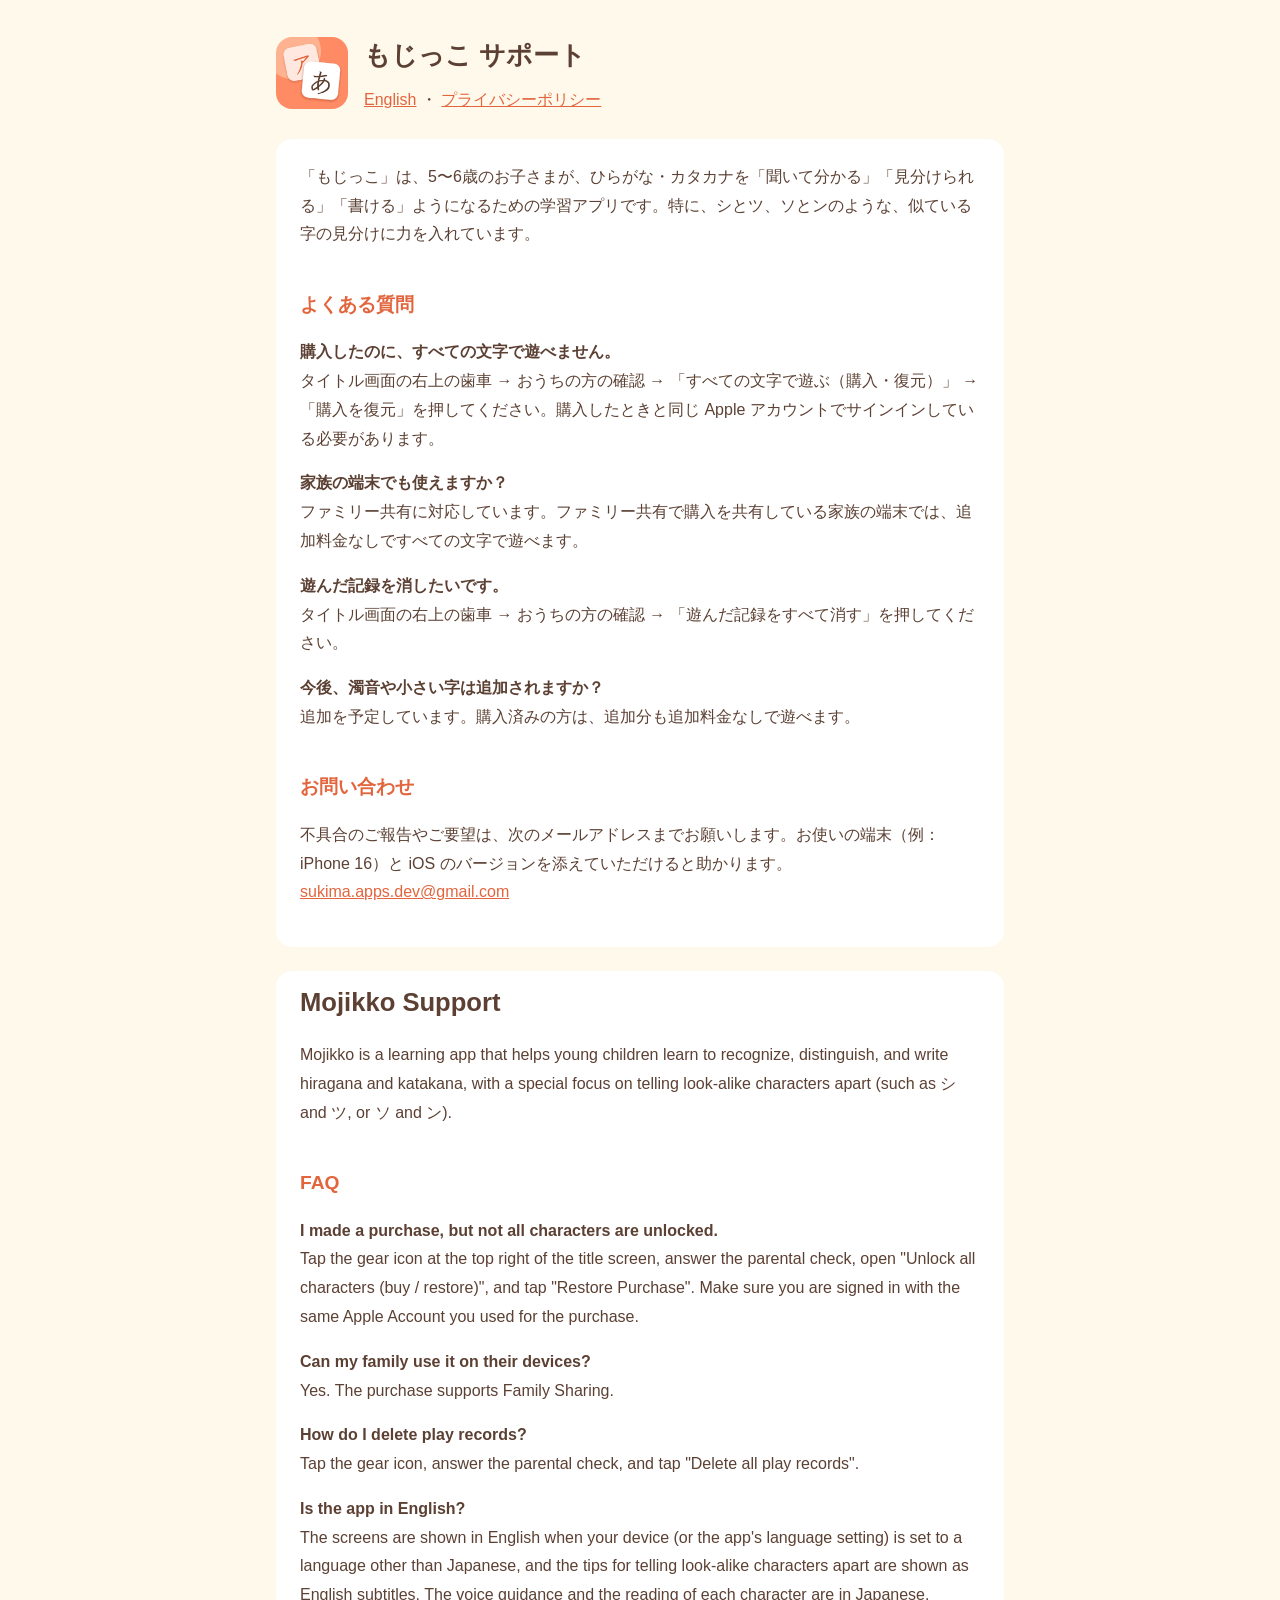
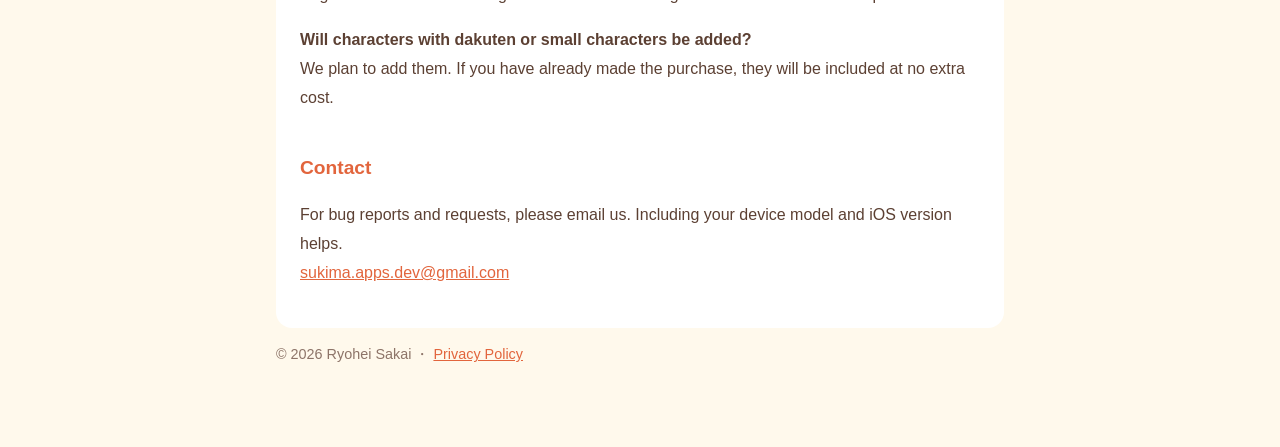
<file: index.html>
<!doctype html>
<html lang="ja">
<head>
<meta charset="utf-8">
<meta name="viewport" content="width=device-width, initial-scale=1">
<title>もじっこ サポート / Support</title>
<link rel="stylesheet" href="style.css">
</head>
<body>
<main>
<header>
  <img src="icon.png" alt="もじっこのアイコン">
  <div>
    <h1>もじっこ サポート</h1>
    <nav><a href="#en">English</a> ・ <a href="privacy.html">プライバシーポリシー</a></nav>
  </div>
</header>

<section class="lang" lang="ja">
<p>「もじっこ」は、5〜6歳のお子さまが、ひらがな・カタカナを「聞いて分かる」「見分けられる」「書ける」ようになるための学習アプリです。特に、シとツ、ソとンのような、似ている字の見分けに力を入れています。</p>

<h2>よくある質問</h2>
<p><strong>購入したのに、すべての文字で遊べません。</strong><br>
タイトル画面の右上の歯車 → おうちの方の確認 → 「すべての文字で遊ぶ（購入・復元）」 → 「購入を復元」を押してください。購入したときと同じ Apple アカウントでサインインしている必要があります。</p>
<p><strong>家族の端末でも使えますか？</strong><br>
ファミリー共有に対応しています。ファミリー共有で購入を共有している家族の端末では、追加料金なしですべての文字で遊べます。</p>
<p><strong>遊んだ記録を消したいです。</strong><br>
タイトル画面の右上の歯車 → おうちの方の確認 → 「遊んだ記録をすべて消す」を押してください。</p>
<p><strong>今後、濁音や小さい字は追加されますか？</strong><br>
追加を予定しています。購入済みの方は、追加分も追加料金なしで遊べます。</p>

<h2>お問い合わせ</h2>
<p>不具合のご報告やご要望は、次のメールアドレスまでお願いします。お使いの端末（例：iPhone 16）と iOS のバージョンを添えていただけると助かります。<br>
<a href="mailto:sukima.apps.dev@gmail.com">sukima.apps.dev@gmail.com</a></p>
</section>

<section class="lang" lang="en" id="en">
<h1>Mojikko Support</h1>
<p>Mojikko is a learning app that helps young children learn to recognize, distinguish, and write hiragana and katakana, with a special focus on telling look-alike characters apart (such as シ and ツ, or ソ and ン).</p>

<h2>FAQ</h2>
<p><strong>I made a purchase, but not all characters are unlocked.</strong><br>
Tap the gear icon at the top right of the title screen, answer the parental check, open "Unlock all characters (buy / restore)", and tap "Restore Purchase". Make sure you are signed in with the same Apple Account you used for the purchase.</p>
<p><strong>Can my family use it on their devices?</strong><br>
Yes. The purchase supports Family Sharing.</p>
<p><strong>How do I delete play records?</strong><br>
Tap the gear icon, answer the parental check, and tap "Delete all play records".</p>
<p><strong>Is the app in English?</strong><br>
The screens are shown in English when your device (or the app's language setting) is set to a language other than Japanese, and the tips for telling look-alike characters apart are shown as English subtitles. The voice guidance and the reading of each character are in Japanese.</p>
<p><strong>Will characters with dakuten or small characters be added?</strong><br>
We plan to add them. If you have already made the purchase, they will be included at no extra cost.</p>

<h2>Contact</h2>
<p>For bug reports and requests, please email us. Including your device model and iOS version helps.<br>
<a href="mailto:sukima.apps.dev@gmail.com">sukima.apps.dev@gmail.com</a></p>
</section>

<footer><p>© 2026 Ryohei Sakai ・ <a href="privacy.html">Privacy Policy</a></p></footer>
</main>
</body>
</html>
</file>
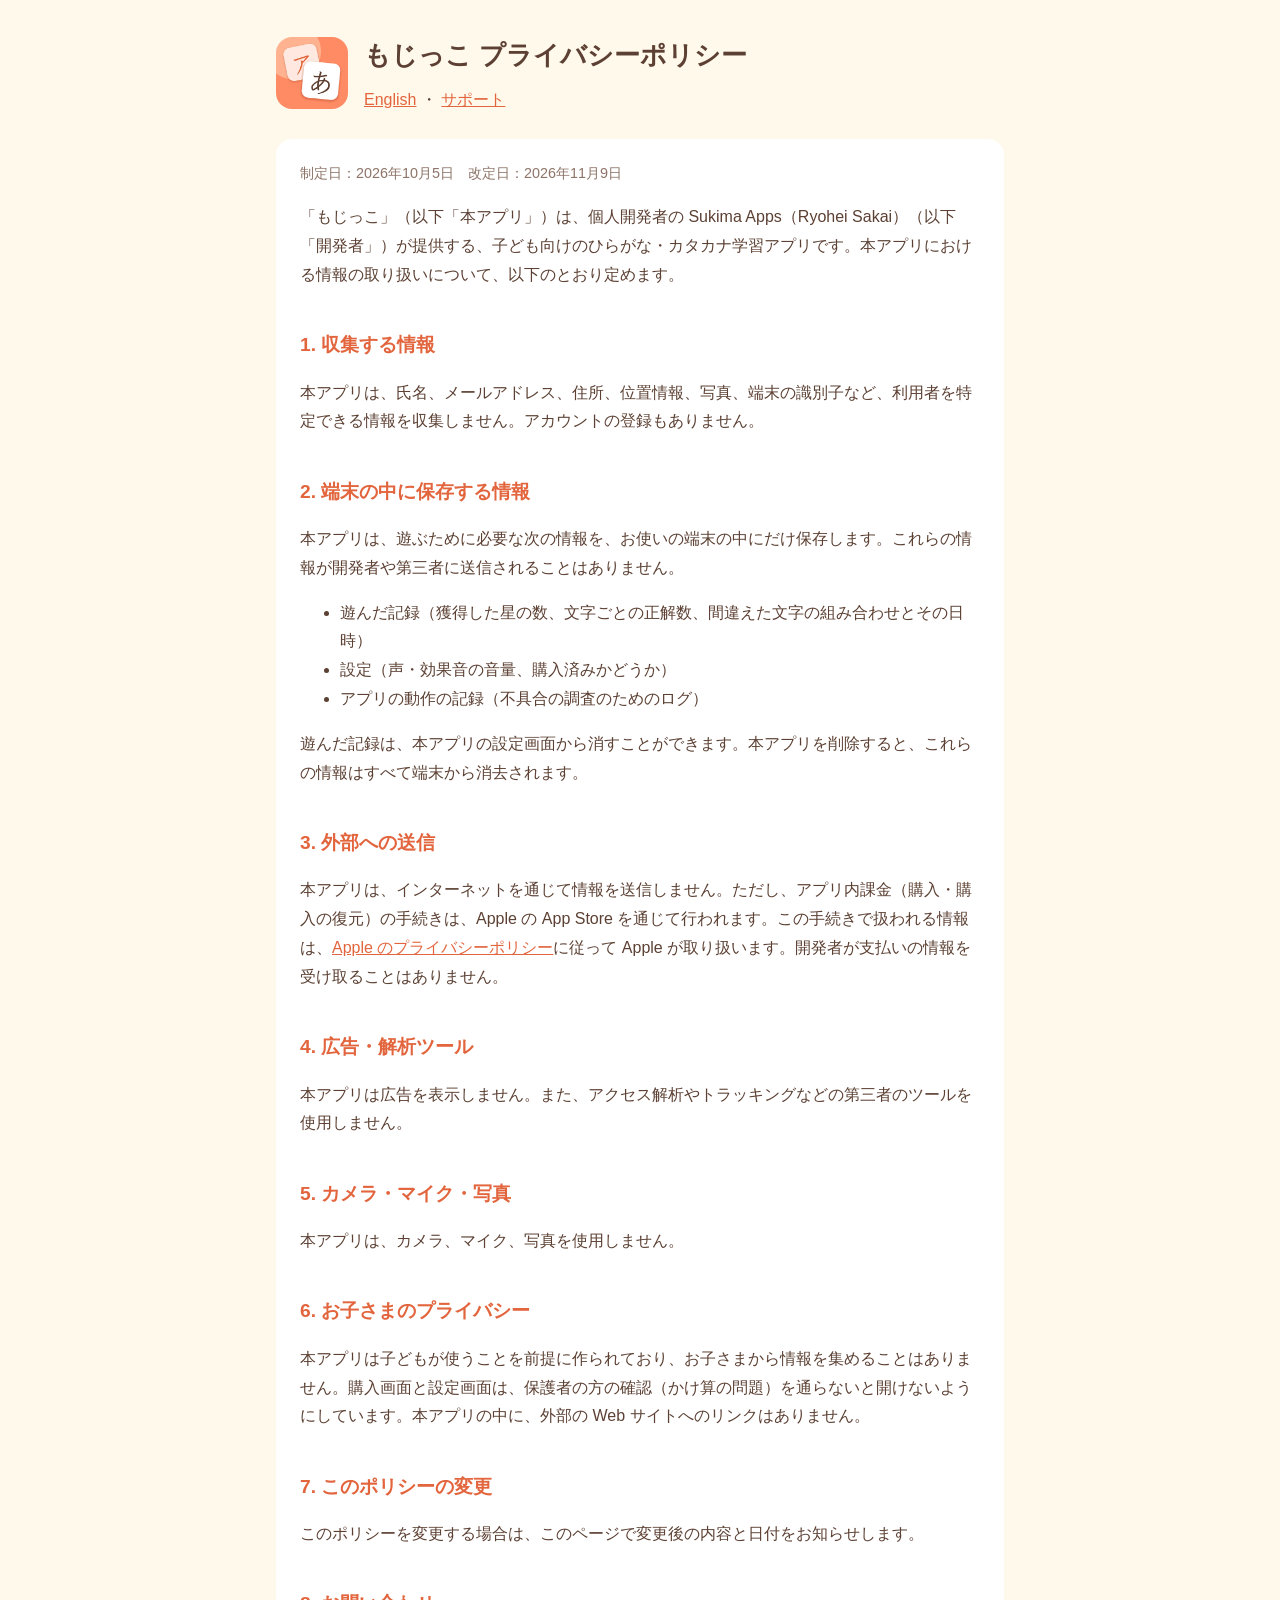
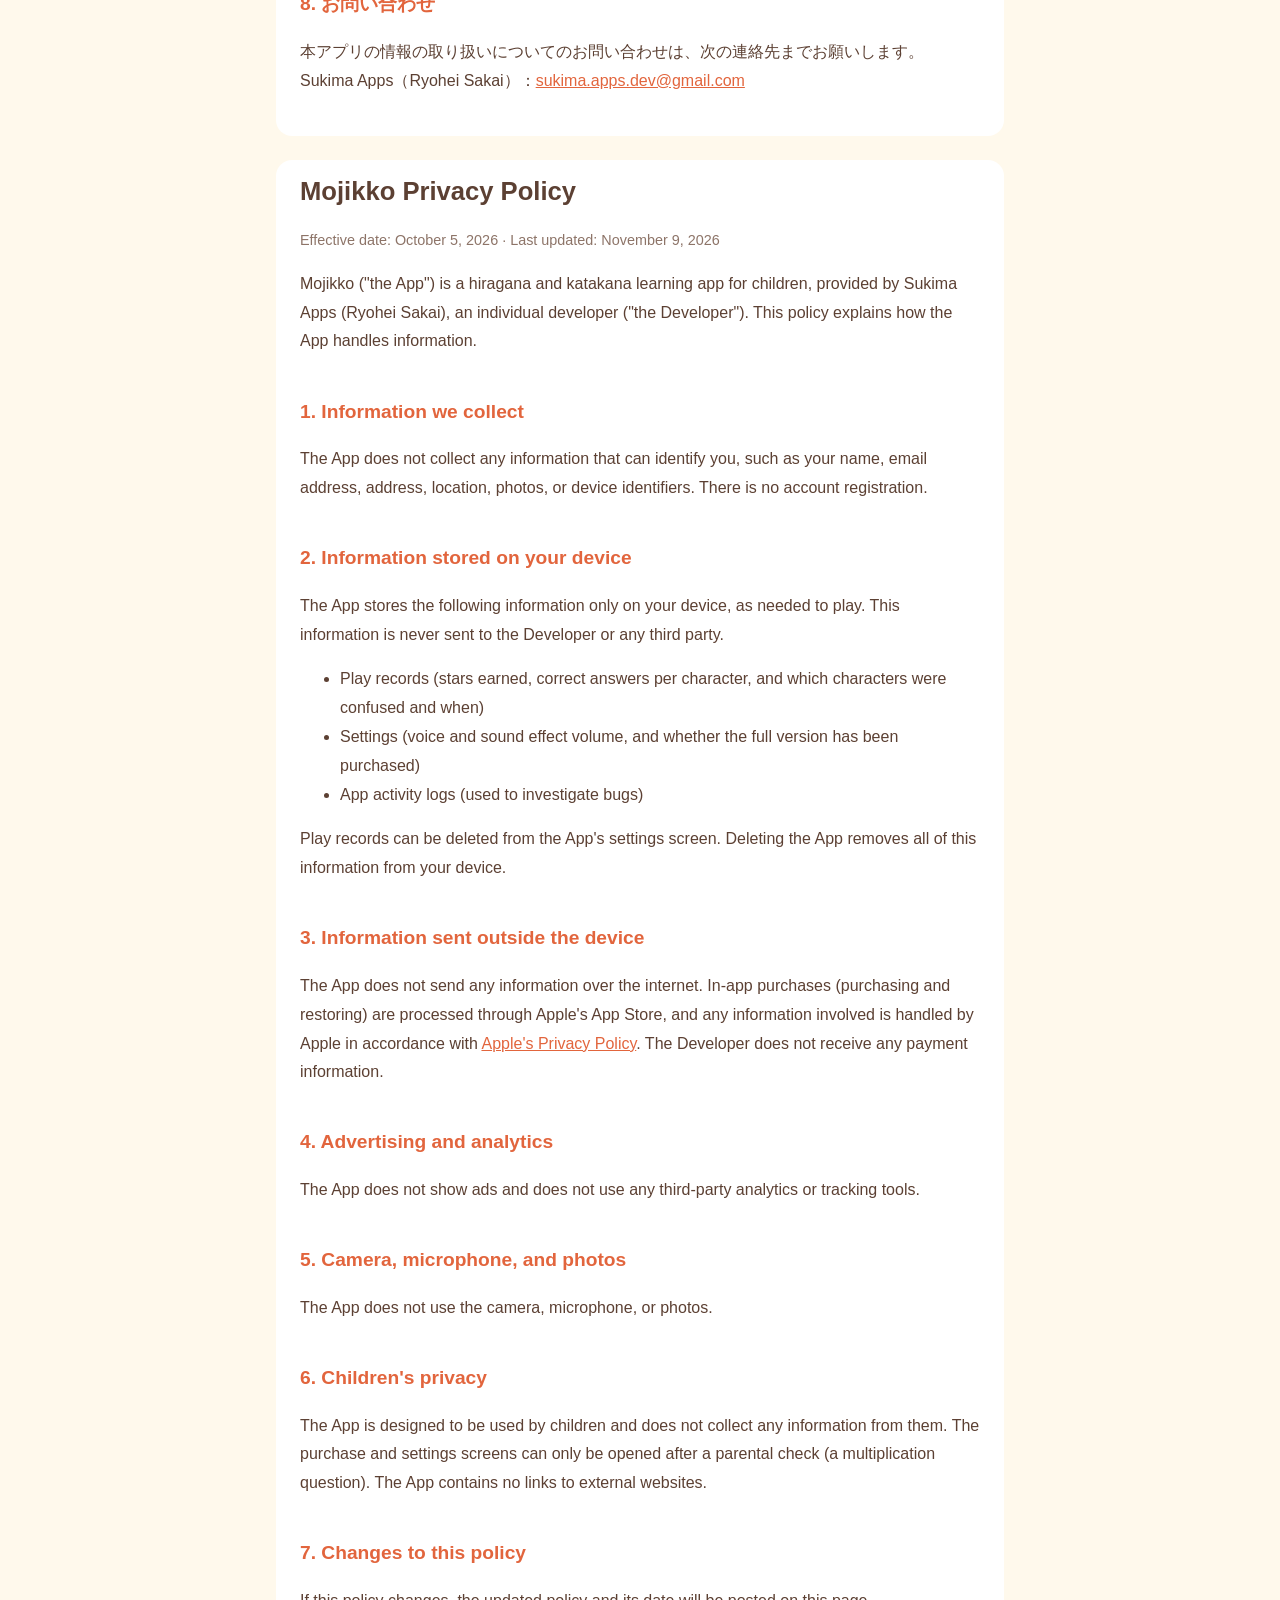
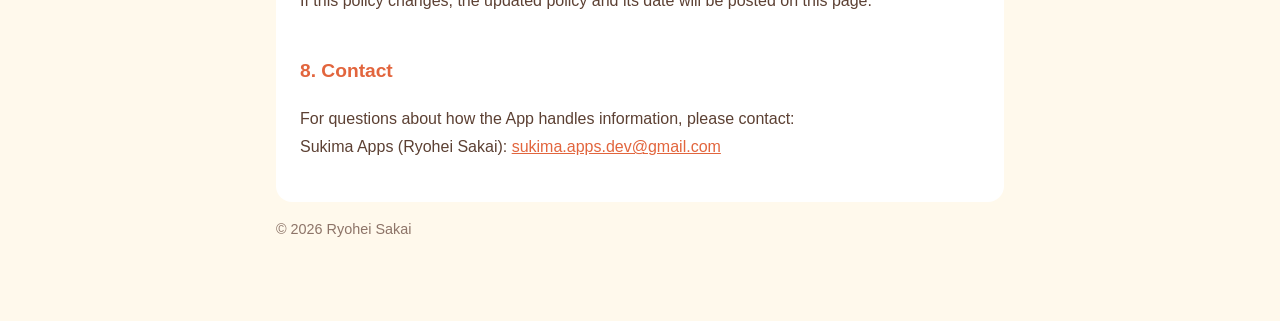
<file: privacy.html>
<!doctype html>
<html lang="ja">
<head>
<meta charset="utf-8">
<meta name="viewport" content="width=device-width, initial-scale=1">
<title>もじっこ プライバシーポリシー / Privacy Policy</title>
<link rel="stylesheet" href="style.css">
</head>
<body>
<main>
<header>
  <img src="icon.png" alt="もじっこのアイコン">
  <div>
    <h1>もじっこ プライバシーポリシー</h1>
    <nav><a href="#en">English</a> ・ <a href="index.html">サポート</a></nav>
  </div>
</header>

<section class="lang" lang="ja">
<p class="updated">制定日：2026年10月5日　改定日：2026年11月9日</p>
<p>「もじっこ」（以下「本アプリ」）は、個人開発者の Sukima Apps（Ryohei Sakai）（以下「開発者」）が提供する、子ども向けのひらがな・カタカナ学習アプリです。本アプリにおける情報の取り扱いについて、以下のとおり定めます。</p>

<h2>1. 収集する情報</h2>
<p>本アプリは、氏名、メールアドレス、住所、位置情報、写真、端末の識別子など、利用者を特定できる情報を収集しません。アカウントの登録もありません。</p>

<h2>2. 端末の中に保存する情報</h2>
<p>本アプリは、遊ぶために必要な次の情報を、お使いの端末の中にだけ保存します。これらの情報が開発者や第三者に送信されることはありません。</p>
<ul>
  <li>遊んだ記録（獲得した星の数、文字ごとの正解数、間違えた文字の組み合わせとその日時）</li>
  <li>設定（声・効果音の音量、購入済みかどうか）</li>
  <li>アプリの動作の記録（不具合の調査のためのログ）</li>
</ul>
<p>遊んだ記録は、本アプリの設定画面から消すことができます。本アプリを削除すると、これらの情報はすべて端末から消去されます。</p>

<h2>3. 外部への送信</h2>
<p>本アプリは、インターネットを通じて情報を送信しません。ただし、アプリ内課金（購入・購入の復元）の手続きは、Apple の App Store を通じて行われます。この手続きで扱われる情報は、<a href="https://www.apple.com/jp/legal/privacy/">Apple のプライバシーポリシー</a>に従って Apple が取り扱います。開発者が支払いの情報を受け取ることはありません。</p>

<h2>4. 広告・解析ツール</h2>
<p>本アプリは広告を表示しません。また、アクセス解析やトラッキングなどの第三者のツールを使用しません。</p>

<h2>5. カメラ・マイク・写真</h2>
<p>本アプリは、カメラ、マイク、写真を使用しません。</p>

<h2>6. お子さまのプライバシー</h2>
<p>本アプリは子どもが使うことを前提に作られており、お子さまから情報を集めることはありません。購入画面と設定画面は、保護者の方の確認（かけ算の問題）を通らないと開けないようにしています。本アプリの中に、外部の Web サイトへのリンクはありません。</p>

<h2>7. このポリシーの変更</h2>
<p>このポリシーを変更する場合は、このページで変更後の内容と日付をお知らせします。</p>

<h2>8. お問い合わせ</h2>
<p>本アプリの情報の取り扱いについてのお問い合わせは、次の連絡先までお願いします。<br>
Sukima Apps（Ryohei Sakai）：<a href="mailto:sukima.apps.dev@gmail.com">sukima.apps.dev@gmail.com</a></p>
</section>

<section class="lang" lang="en" id="en">
<h1>Mojikko Privacy Policy</h1>
<p class="updated">Effective date: October 5, 2026 · Last updated: November 9, 2026</p>
<p>Mojikko ("the App") is a hiragana and katakana learning app for children, provided by Sukima Apps (Ryohei Sakai), an individual developer ("the Developer"). This policy explains how the App handles information.</p>

<h2>1. Information we collect</h2>
<p>The App does not collect any information that can identify you, such as your name, email address, address, location, photos, or device identifiers. There is no account registration.</p>

<h2>2. Information stored on your device</h2>
<p>The App stores the following information only on your device, as needed to play. This information is never sent to the Developer or any third party.</p>
<ul>
  <li>Play records (stars earned, correct answers per character, and which characters were confused and when)</li>
  <li>Settings (voice and sound effect volume, and whether the full version has been purchased)</li>
  <li>App activity logs (used to investigate bugs)</li>
</ul>
<p>Play records can be deleted from the App's settings screen. Deleting the App removes all of this information from your device.</p>

<h2>3. Information sent outside the device</h2>
<p>The App does not send any information over the internet. In-app purchases (purchasing and restoring) are processed through Apple's App Store, and any information involved is handled by Apple in accordance with <a href="https://www.apple.com/legal/privacy/">Apple's Privacy Policy</a>. The Developer does not receive any payment information.</p>

<h2>4. Advertising and analytics</h2>
<p>The App does not show ads and does not use any third-party analytics or tracking tools.</p>

<h2>5. Camera, microphone, and photos</h2>
<p>The App does not use the camera, microphone, or photos.</p>

<h2>6. Children's privacy</h2>
<p>The App is designed to be used by children and does not collect any information from them. The purchase and settings screens can only be opened after a parental check (a multiplication question). The App contains no links to external websites.</p>

<h2>7. Changes to this policy</h2>
<p>If this policy changes, the updated policy and its date will be posted on this page.</p>

<h2>8. Contact</h2>
<p>For questions about how the App handles information, please contact:<br>
Sukima Apps (Ryohei Sakai): <a href="mailto:sukima.apps.dev@gmail.com">sukima.apps.dev@gmail.com</a></p>
</section>

<footer><p>© 2026 Ryohei Sakai</p></footer>
</main>
</body>
</html>
</file>
<file: style.css>
:root {
  --bg: #fff9ec;
  --text: #5c4033;
  --accent: #e2653d;
  --muted: #8d7468;
  --card: #ffffff;
}
* { box-sizing: border-box; }
body {
  margin: 0;
  background: var(--bg);
  color: var(--text);
  font-family: -apple-system, BlinkMacSystemFont, "Hiragino Sans", "Hiragino Kaku Gothic ProN", "Noto Sans JP", sans-serif;
  line-height: 1.8;
}
main { max-width: 760px; margin: 0 auto; padding: 32px 16px 64px; }
header { display: flex; align-items: center; gap: 16px; margin-bottom: 24px; }
header img { width: 72px; height: 72px; border-radius: 16px; }
h1 { font-size: 1.6rem; margin: 0; }
h2 { font-size: 1.2rem; color: var(--accent); margin-top: 2em; }
section.lang { background: var(--card); border-radius: 16px; padding: 8px 24px 24px; margin-top: 24px; }
.updated, footer { color: var(--muted); font-size: 0.9rem; }
nav a, a { color: var(--accent); }
nav { margin-top: 8px; }
</file>
